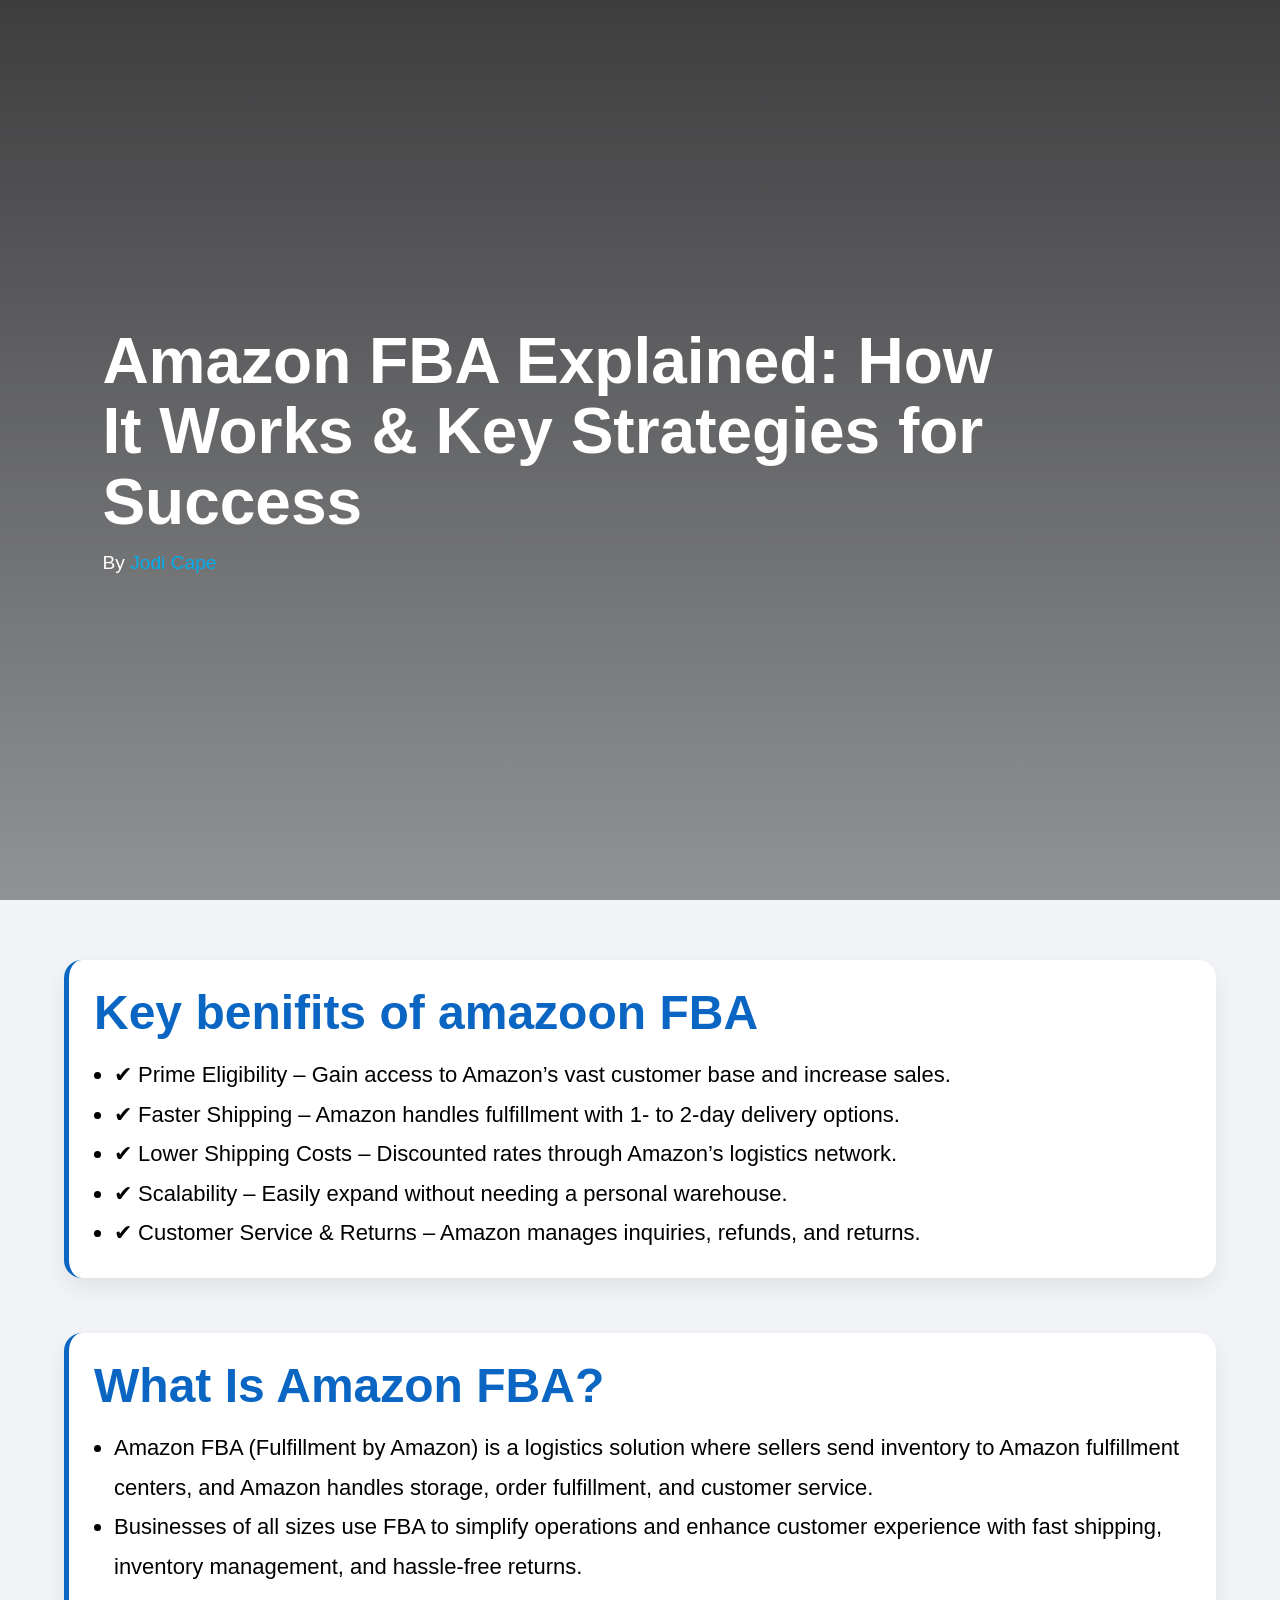
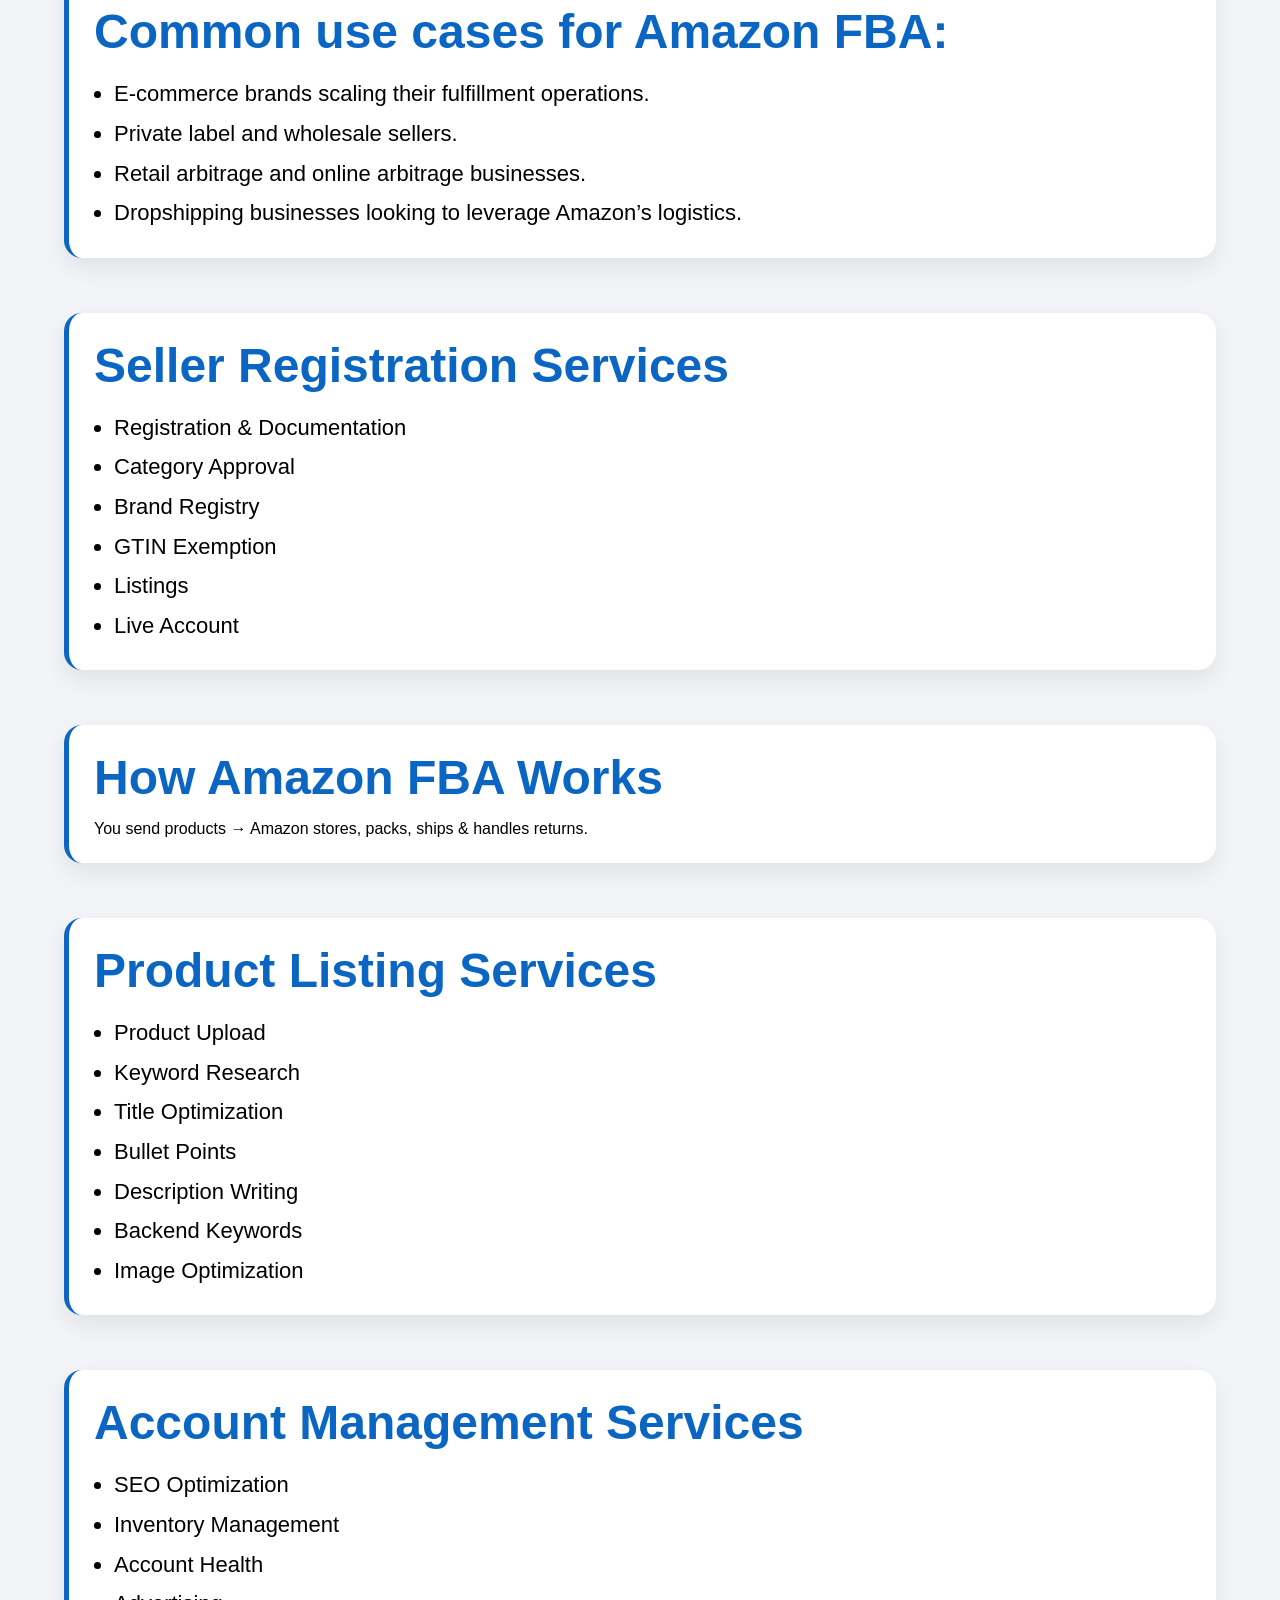
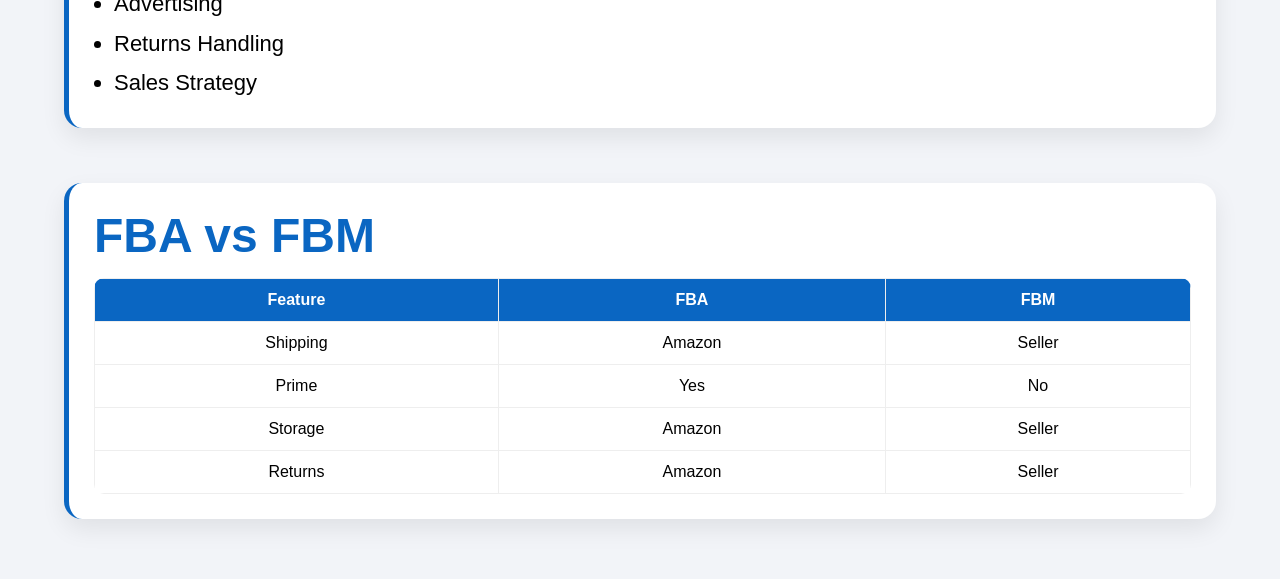
<file: serivice amazon page/index.html>
<!DOCTYPE html>
<html lang="en">

<head>
    <meta charset="UTF-8">
    <meta name="viewport" content="width=device-width, initial-scale=1.0">
    <title>Amazon FBA Guide</title>

    <style>
        /* RESET */
        * {
            margin: 0;
            padding: 0;
            box-sizing: border-box;
        }

        body {
            font-family: Arial, sans-serif;
            background: #f2f4f8;
            overflow-x: hidden;
        }

        /* HERO */
        .hero-section {
            height: 100vh;
            background: linear-gradient(rgba(0, 0, 0, 0.75), rgba(0, 0, 0, 0.4)),
                url('https://images.unsplash.com/photo-1586528116311-ad8dd3c8310d?q=80&w=2000');
            background-size: cover;
            background-position: center;
            display: flex;
            align-items: center;
            padding: 0 8%;
            animation: heroZoom 8s ease-in-out infinite alternate;
        }

        @keyframes heroZoom {
            from {
                background-size: 100%;
            }

            to {
                background-size: 110%;
            }
        }

        .hero-content {
            color: white;
            max-width: 900px;
        }

        .hero-content h1 {
            font-size: 4rem;
            line-height: 1.1;
            animation: fadeUp 1s ease;
        }

        .hero-content p {
            margin-top: 15px;
            font-size: 1.2rem;
            animation: fadeUp 1.5s ease;
        }

        .hero-content span {
            color: #00AEEF;
        }

        /* ANIMATION */
        @keyframes fadeUp {
            from {
                opacity: 0;
                transform: translateY(30px);
            }

            to {
                opacity: 1;
                transform: translateY(0);
            }
        }

        /* CONTAINER */
        .container {
            width: 90%;
            margin: auto;
            padding: 60px 0;
            display: grid;
            gap: 55px;
        }

        /* CARD */
        .card {
            position: relative;
            background: #fff;
            padding: 25px;
            border-radius: 18px;
            box-shadow: 0 10px 25px rgba(0, 0, 0, 0.08);
            border-left: 5px solid #0a66c2;
            overflow: hidden;
            transition: 0.4s ease;

            opacity: 0;
            transform: translateY(40px);
        }

        /* SCROLL ANIMATION ACTIVE */
        .card.show {
            opacity: 1;
            transform: translateY(0);
        }

        /* HOVER EFFECT */
        .card::before {
            content: '';
            position: absolute;
            top: 0;
            left: -100%;
            width: 100%;
            height: 100%;
            background: linear-gradient(120deg, #00c6ff, #0072ff);
            opacity: 0.12;
            transition: 0.5s;
        }

        .card:hover::before {
            left: 0;
        }

        .card:hover {
            transform: translateY(-10px) scale(1.02);
            box-shadow: 0 20px 50px rgba(0, 0, 0, 0.18);
            border-left: 5px solid #00c6ff;
        }

        .card h2 {
            color: #0a66c2;
            font-size: 48px;
            margin-bottom: 15px;
            transition: 0.3s;
        }

        .card:hover h2 {
            color: #0072ff;
        }

        ul {
            margin-left: 20px;
            line-height: 1.8;
            font-size: 22px;
        }

        /* TABLE */
        table {
            width: 100%;
            border-collapse: collapse;
            margin-top: 10px;
            border-radius: 10px;
            overflow: hidden;
        }

        th,
        td {
            padding: 12px;
            text-align: center;
            border: 1px solid #eee;
        }

        th {
            background: #0a66c2;
            color: white;
        }

        /* RESPONSIVE */
        @media(max-width:768px) {
            .hero-content h1 {
                font-size: 2.2rem;
            }
        }
    </style>

</head>

<body>

    <!-- HERO -->
    <section class="hero-section">
        <div class="hero-content">
            <h1>Amazon FBA Explained: How It Works & Key Strategies for Success</h1>
            <p>By <span>Jodi Cape</span></p>
        </div>
    </section>

    <!-- CONTENT -->
    <div class="container">


        <div class="card">
            <h2>Key benifits of amazoon FBA</h2>
            <ul>
                <li>✔ Prime Eligibility – Gain access to Amazon’s vast customer base and increase sales.</li>
                <li>✔ Faster Shipping – Amazon handles fulfillment with 1- to 2-day delivery options.</li>
                <li>✔ Lower Shipping Costs – Discounted rates through Amazon’s logistics network.</li>
                <li>✔ Scalability – Easily expand without needing a personal warehouse.</li>
                <li>✔ Customer Service & Returns – Amazon manages inquiries, refunds, and returns.</li>
            </ul>
        </div>


        <div class="card">
            <h2>What Is Amazon FBA?</h2>
            <ul>
                <li> Amazon FBA (Fulfillment by Amazon) is a logistics solution where sellers send inventory to Amazon
                    fulfillment centers, and Amazon handles storage, order fulfillment, and customer service.</li>
                <li>Businesses of all sizes use FBA to simplify operations and enhance customer experience with fast
                    shipping, inventory management, and hassle-free returns.</li>
                    
            </ul>
            <br>
            <h2>Common use cases for Amazon FBA:</h2>
            <ul>
                 <li>E-commerce brands scaling their fulfillment operations.</li>
                <li>Private label and wholesale sellers.</li>
                <li>Retail arbitrage and online arbitrage businesses.</li>
                <li>Dropshipping businesses looking to leverage Amazon’s logistics.</li>
            </ul>
        </div>

        <div class="card">
            <h2>Seller Registration Services</h2>
            <ul>
                <li>Registration & Documentation</li>
                <li>Category Approval</li>
                <li>Brand Registry</li>
                <li>GTIN Exemption</li>
                <li>Listings</li>
                <li>Live Account</li>
            </ul>
        </div>

        <div class="card">
            <h2>How Amazon FBA Works</h2>
            <p>You send products → Amazon stores, packs, ships & handles returns.</p>
        </div>

        <div class="card">
            <h2>Product Listing Services</h2>
            <ul>
                <li>Product Upload</li>
                <li>Keyword Research</li>
                <li>Title Optimization</li>
                <li>Bullet Points</li>
                <li>Description Writing</li>
                <li>Backend Keywords</li>
                <li>Image Optimization</li>
            </ul>
        </div>

        <div class="card">
            <h2>Account Management Services</h2>
            <ul>
                <li>SEO Optimization</li>
                <li>Inventory Management</li>
                <li>Account Health</li>
                <li>Advertising</li>
                <li>Returns Handling</li>
                <li>Sales Strategy</li>
            </ul>
        </div>

        <div class="card">
            <h2>FBA vs FBM</h2>

            <table>
                <tr>
                    <th>Feature</th>
                    <th>FBA</th>
                    <th>FBM</th>
                </tr>

                <tr>
                    <td>Shipping</td>
                    <td>Amazon</td>
                    <td>Seller</td>
                </tr>

                <tr>
                    <td>Prime</td>
                    <td>Yes</td>
                    <td>No</td>
                </tr>

                <tr>
                    <td>Storage</td>
                    <td>Amazon</td>
                    <td>Seller</td>
                </tr>

                <tr>
                    <td>Returns</td>
                    <td>Amazon</td>
                    <td>Seller</td>
                </tr>
            </table>

        </div>

    </div>

    <!-- SCROLL ANIMATION JS -->
    <script>
        const cards = document.querySelectorAll('.card');

        window.addEventListener('scroll', () => {
            cards.forEach(card => {
                const rect = card.getBoundingClientRect();
                if (rect.top < window.innerHeight - 100) {
                    card.classList.add('show');
                }
            });
        });
    </script>

</body>

</html>
</file>
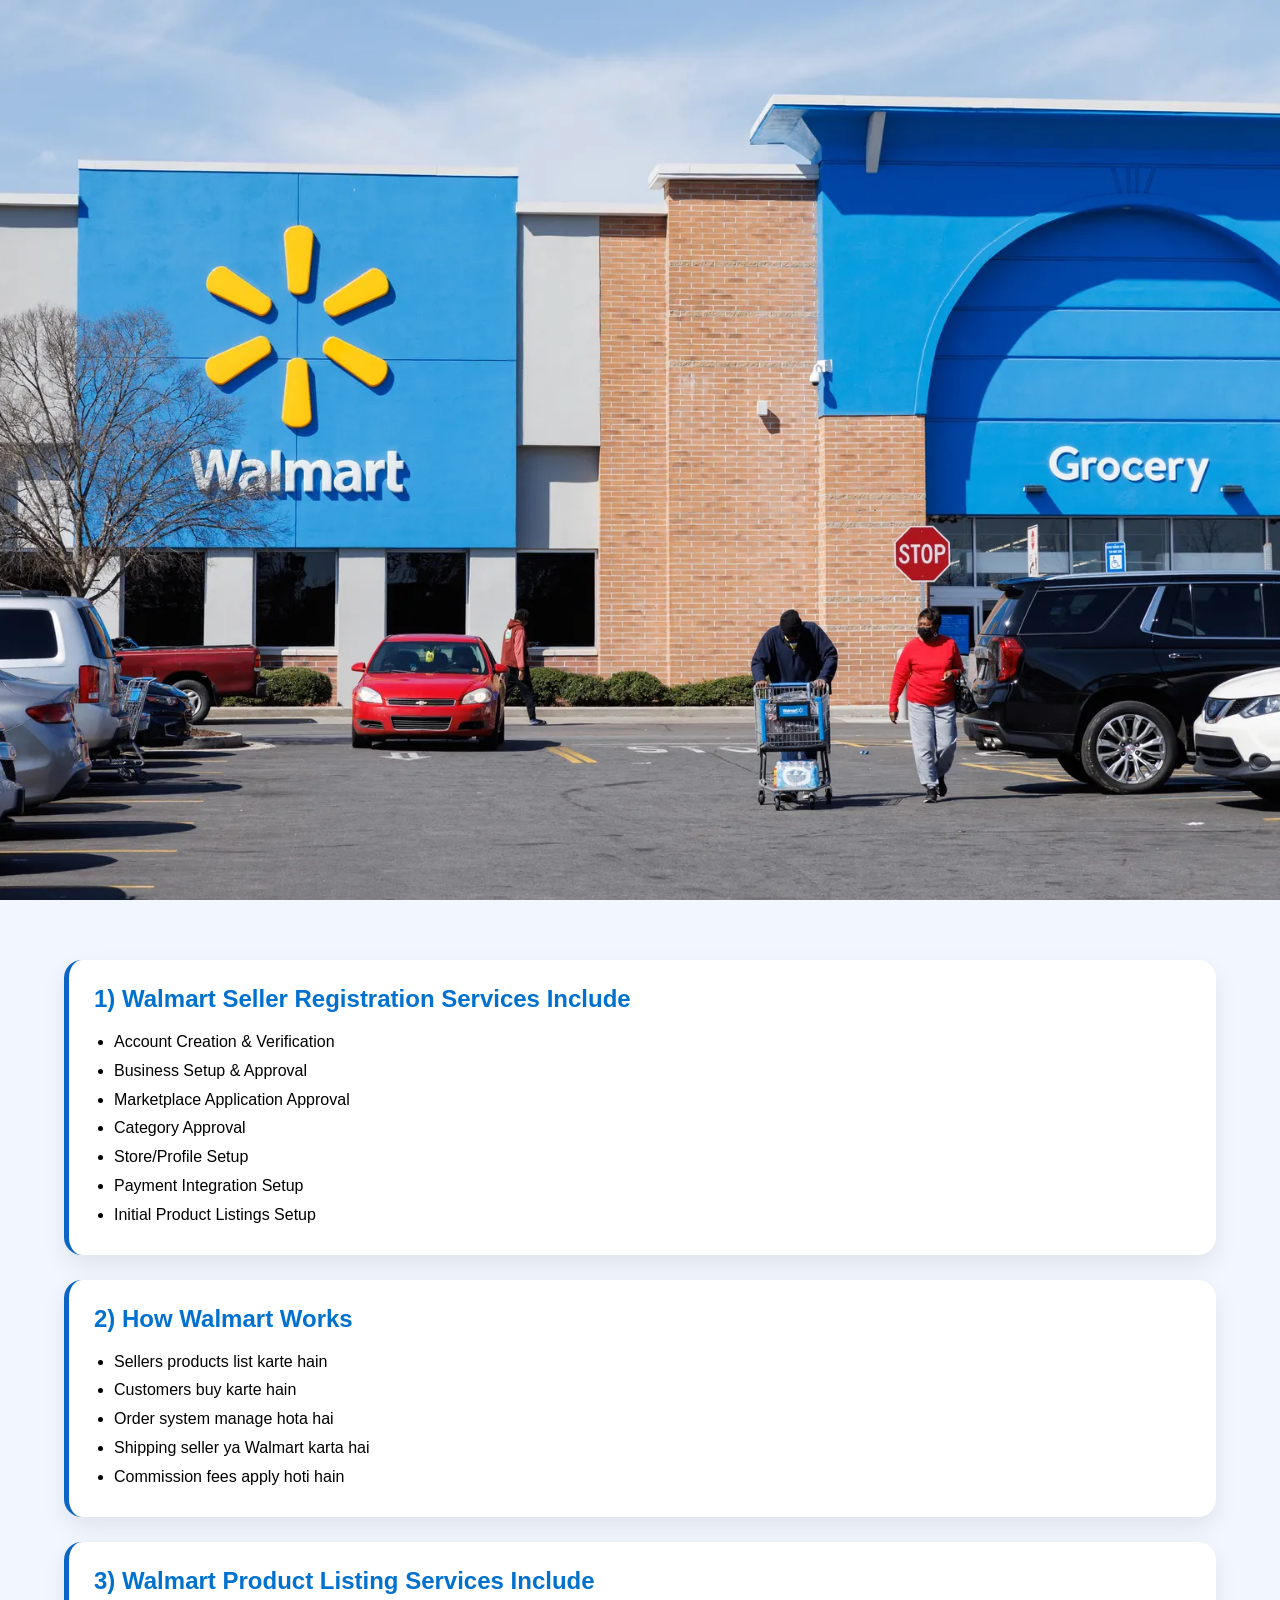
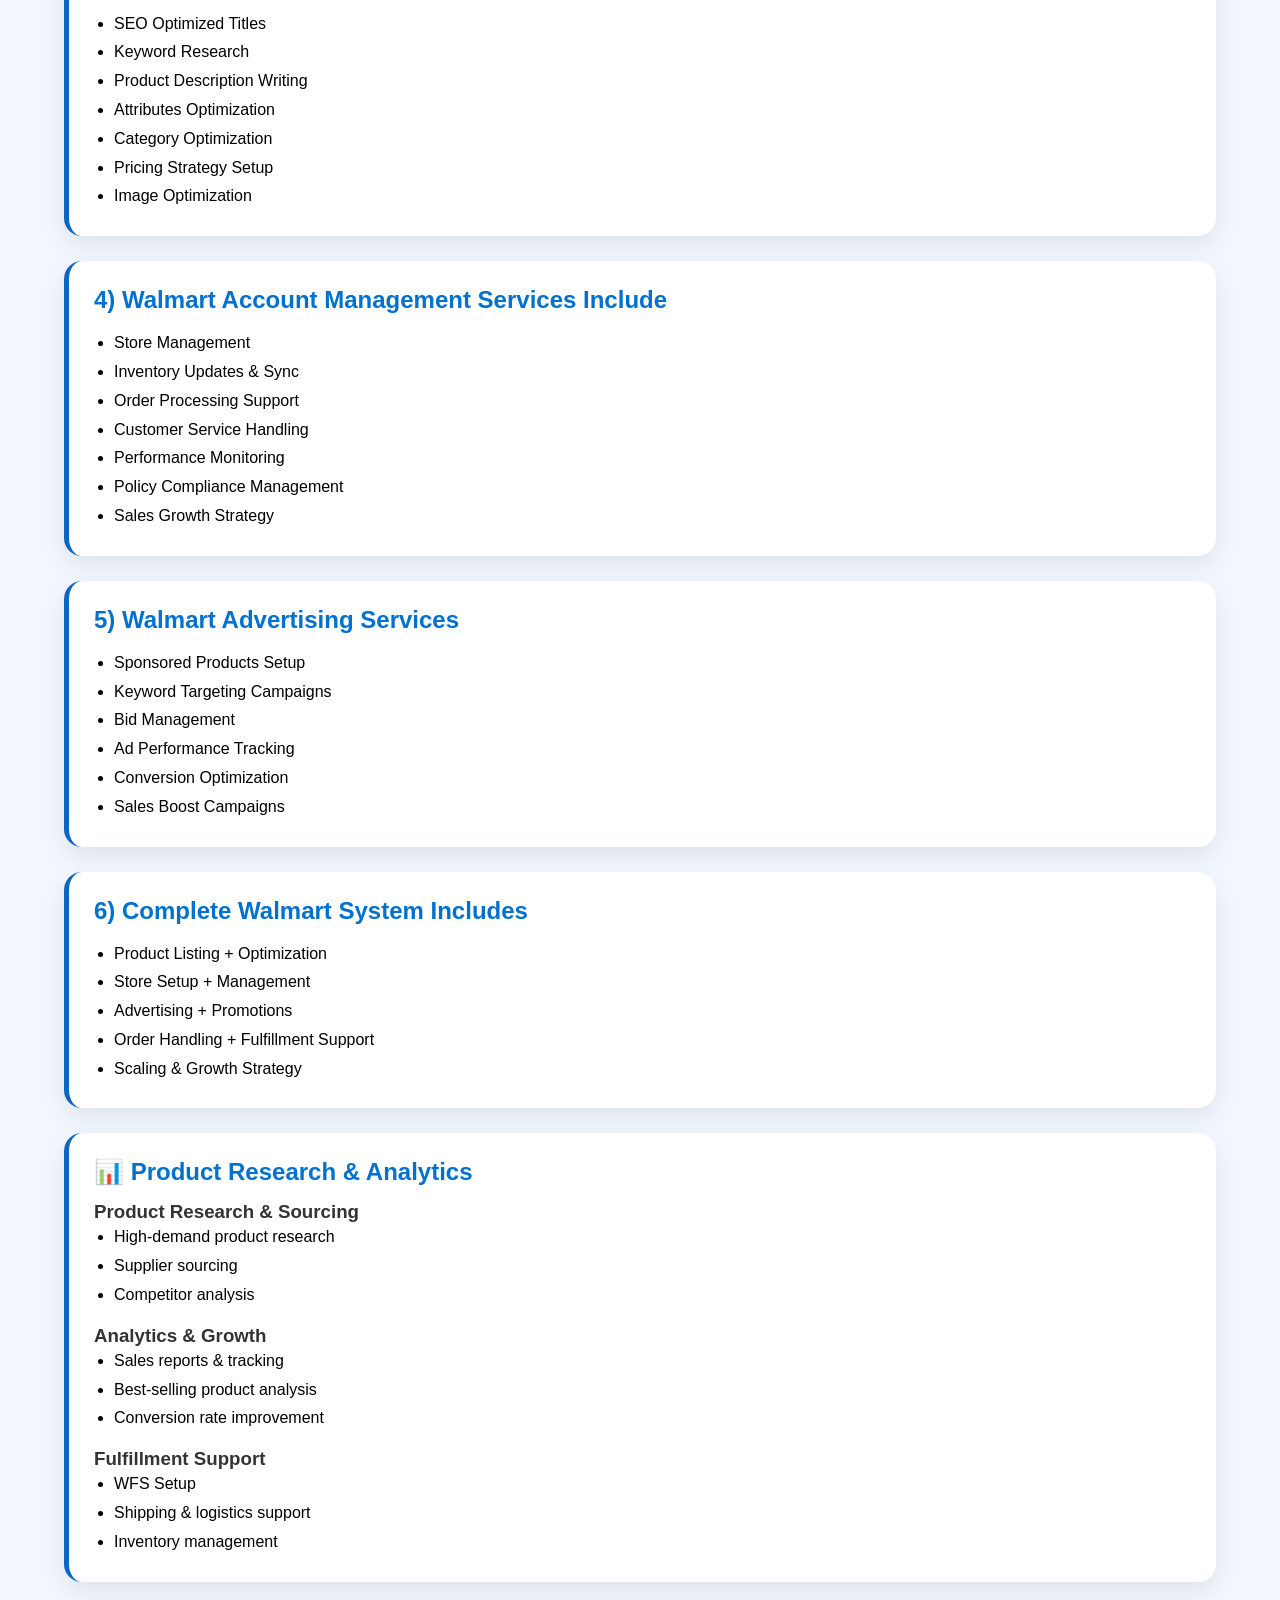
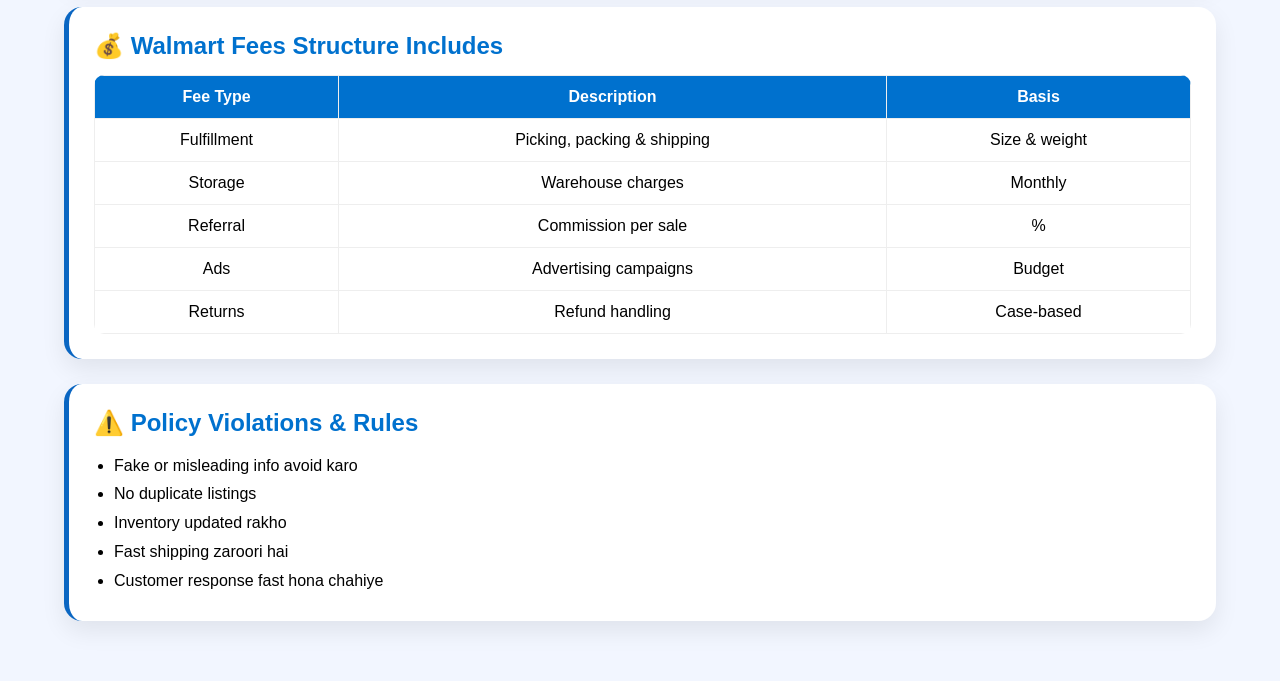
<file: wallmart services page/index.html>
<!DOCTYPE html>
<html lang="en">
<head>
<meta charset="UTF-8">
<meta name="viewport" content="width=device-width, initial-scale=1.0">
<title>Walmart Seller Guide</title>

<style>
*{
    margin:0;
    padding:0;
    box-sizing:border-box;
}

body{
    font-family: Arial, sans-serif;
    background:#f2f6ff;
    overflow-x:hidden;
}



.hero{
    height:100vh;
    background: url(wall\ mart\ 2.webp); /* 👈 yahan apni saved image ka naam lagao */
    
    background-size:cover;
    background-position:center;
    background-repeat:no-repeat;

    display:flex;
    align-items:center;
    padding:0 8%;

    animation: zoom 10s ease-in-out infinite alternate;
}

@keyframes zoom{
    from{background-size:100%;}
    to{background-size:110%;}
}

.hero-content{
    color:white;
    max-width:900px;
}

.hero-content h1{
    font-size:4rem;
    animation: fadeUp 1s ease;
}

.hero-content p{
    margin-top:15px;
    font-size:1.2rem;
    animation: fadeUp 1.5s ease;
}
/* ANIMATION */


/* CONTAINER */
.container{
    width:90%;
    margin:auto;
    padding:60px 0;
    display:grid;
    gap:25px;
}



.card{
    position:relative;
    background:#fff;
    padding:25px;
    border-radius:18px;
    box-shadow:0 10px 25px rgba(0,0,0,0.08);
    border-left:5px solid #0a66c2;
    overflow:hidden;

    opacity:0;
    transform:translateY(40px);
    transition:0.3s ease;
}

/* scroll show */
.card.show{
    opacity:1;
    transform:translateY(0);
}


  .card::before {
            content: '';
            position: absolute;
            top: 0;
            left: -100%;
            width: 100%;
            height: 100%;
            background: linear-gradient(120deg, #00c6ff, #0072ff);
            opacity: 0.12;
            transition: 0.5s;
        }

        .card:hover::before {
            left: 0;
        }

.card:hover{
    transform: translateY(-10px) scale(1.02);
            box-shadow: 0 20px 50px rgba(0, 0, 0, 0.18);
            border-left: 5px solid #00c6ff;
}



.card h2{
    color:#0071ce;
    margin-bottom:15px;
    transition:0.3s;
}

.card:hover h2{
    color:#00c2ff;
}

h3{
    margin-top:15px;
    color:#333;
}

ul{
    margin-left:20px;
    line-height:1.8;
}

/* TABLE */
table{
    width:100%;
    border-collapse:collapse;
    margin-top:10px;
    border-radius:10px;
    overflow:hidden;
}

th, td{
    padding:12px;
    text-align:center;
    border:1px solid #eee;
}

th{
    background:#0071ce;
    color:white;
}

/* RESPONSIVE */
@media(max-width:768px){
    .hero-content h1{
        font-size:2.2rem;
    }
}
</style>

</head>

<body>

<!-- HERO -->
<section class="hero">
    <!-- <div class="hero-content">
        <h1>Walmart Seller Guide</h1>
        <p>Complete Marketplace System, Fees, Rules & Growth Strategy</p>
    </div> -->
</section>

<!-- CONTENT -->
<div class="container">

<div class="card">
<h2>1) Walmart Seller Registration Services Include</h2>
<ul>
<li>Account Creation & Verification</li>
<li>Business Setup & Approval</li>
<li>Marketplace Application Approval</li>
<li>Category Approval</li>
<li>Store/Profile Setup</li>
<li>Payment Integration Setup</li>
<li>Initial Product Listings Setup</li>
</ul>
</div>

<div class="card">
<h2>2) How Walmart Works</h2>
<ul>
<li>Sellers products list karte hain</li>
<li>Customers buy karte hain</li>
<li>Order system manage hota hai</li>
<li>Shipping seller ya Walmart karta hai</li>
<li>Commission fees apply hoti hain</li>
</ul>
</div>

<div class="card">
<h2>3) Walmart Product Listing Services Include</h2>
<ul>
<li>SEO Optimized Titles</li>
<li>Keyword Research</li>
<li>Product Description Writing</li>
<li>Attributes Optimization</li>
<li>Category Optimization</li>
<li>Pricing Strategy Setup</li>
<li>Image Optimization</li>
</ul>
</div>

<div class="card">
<h2>4) Walmart Account Management Services Include</h2>
<ul>
<li>Store Management</li>
<li>Inventory Updates & Sync</li>
<li>Order Processing Support</li>
<li>Customer Service Handling</li>
<li>Performance Monitoring</li>
<li>Policy Compliance Management</li>
<li>Sales Growth Strategy</li>
</ul>
</div>

<div class="card">
<h2>5) Walmart Advertising Services</h2>
<ul>
<li>Sponsored Products Setup</li>
<li>Keyword Targeting Campaigns</li>
<li>Bid Management</li>
<li>Ad Performance Tracking</li>
<li>Conversion Optimization</li>
<li>Sales Boost Campaigns</li>
</ul>
</div>

<div class="card">
<h2>6) Complete Walmart System Includes</h2>
<ul>
<li>Product Listing + Optimization</li>
<li>Store Setup + Management</li>
<li>Advertising + Promotions</li>
<li>Order Handling + Fulfillment Support</li>
<li>Scaling & Growth Strategy</li>
</ul>
</div>

<div class="card">
<h2>📊 Product Research & Analytics</h2>

<h3>Product Research & Sourcing</h3>
<ul>
<li>High-demand product research</li>
<li>Supplier sourcing</li>
<li>Competitor analysis</li>
</ul>

<h3>Analytics & Growth</h3>
<ul>
<li>Sales reports & tracking</li>
<li>Best-selling product analysis</li>
<li>Conversion rate improvement</li>
</ul>

<h3>Fulfillment Support</h3>
<ul>
<li>WFS Setup</li>
<li>Shipping & logistics support</li>
<li>Inventory management</li>
</ul>
</div>

<div class="card">
<h2>💰 Walmart Fees Structure Includes</h2>

<table>
<tr>
<th>Fee Type</th>
<th>Description</th>
<th>Basis</th>
</tr>

<tr>
<td>Fulfillment</td>
<td>Picking, packing & shipping</td>
<td>Size & weight</td>
</tr>

<tr>
<td>Storage</td>
<td>Warehouse charges</td>
<td>Monthly</td>
</tr>

<tr>
<td>Referral</td>
<td>Commission per sale</td>
<td>%</td>
</tr>

<tr>
<td>Ads</td>
<td>Advertising campaigns</td>
<td>Budget</td>
</tr>

<tr>
<td>Returns</td>
<td>Refund handling</td>
<td>Case-based</td>
</tr>
</table>

</div>

<div class="card">
<h2>⚠️ Policy Violations & Rules</h2>
<ul>
<li>Fake or misleading info avoid karo</li>
<li>No duplicate listings</li>
<li>Inventory updated rakho</li>
<li>Fast shipping zaroori hai</li>
<li>Customer response fast hona chahiye</li>
</ul>
</div>

</div>

<script>
const cards = document.querySelectorAll('.card');

window.addEventListener('scroll', () => {
    cards.forEach(card => {
        const rect = card.getBoundingClientRect();
        if(rect.top < window.innerHeight - 100){
            card.classList.add('show');
        }
    });
});
</script>

</body>
</html>
</file>
